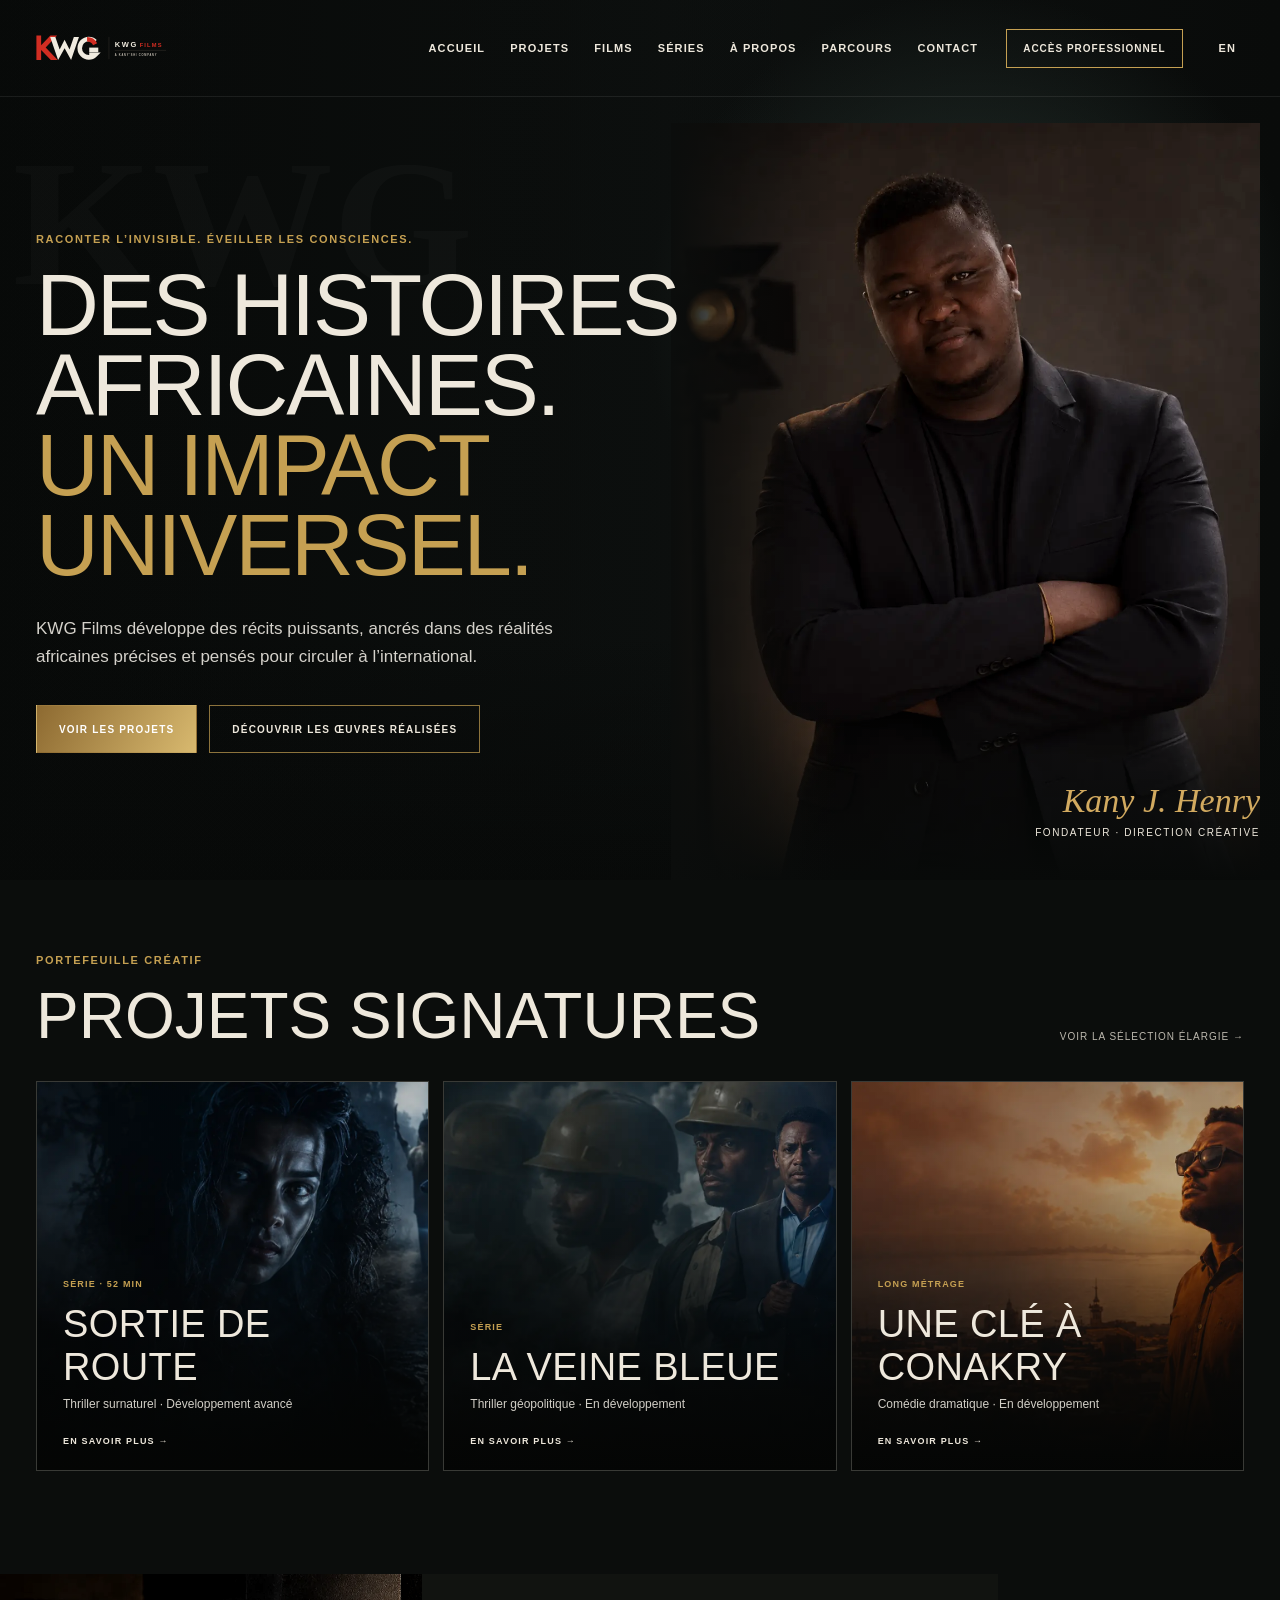
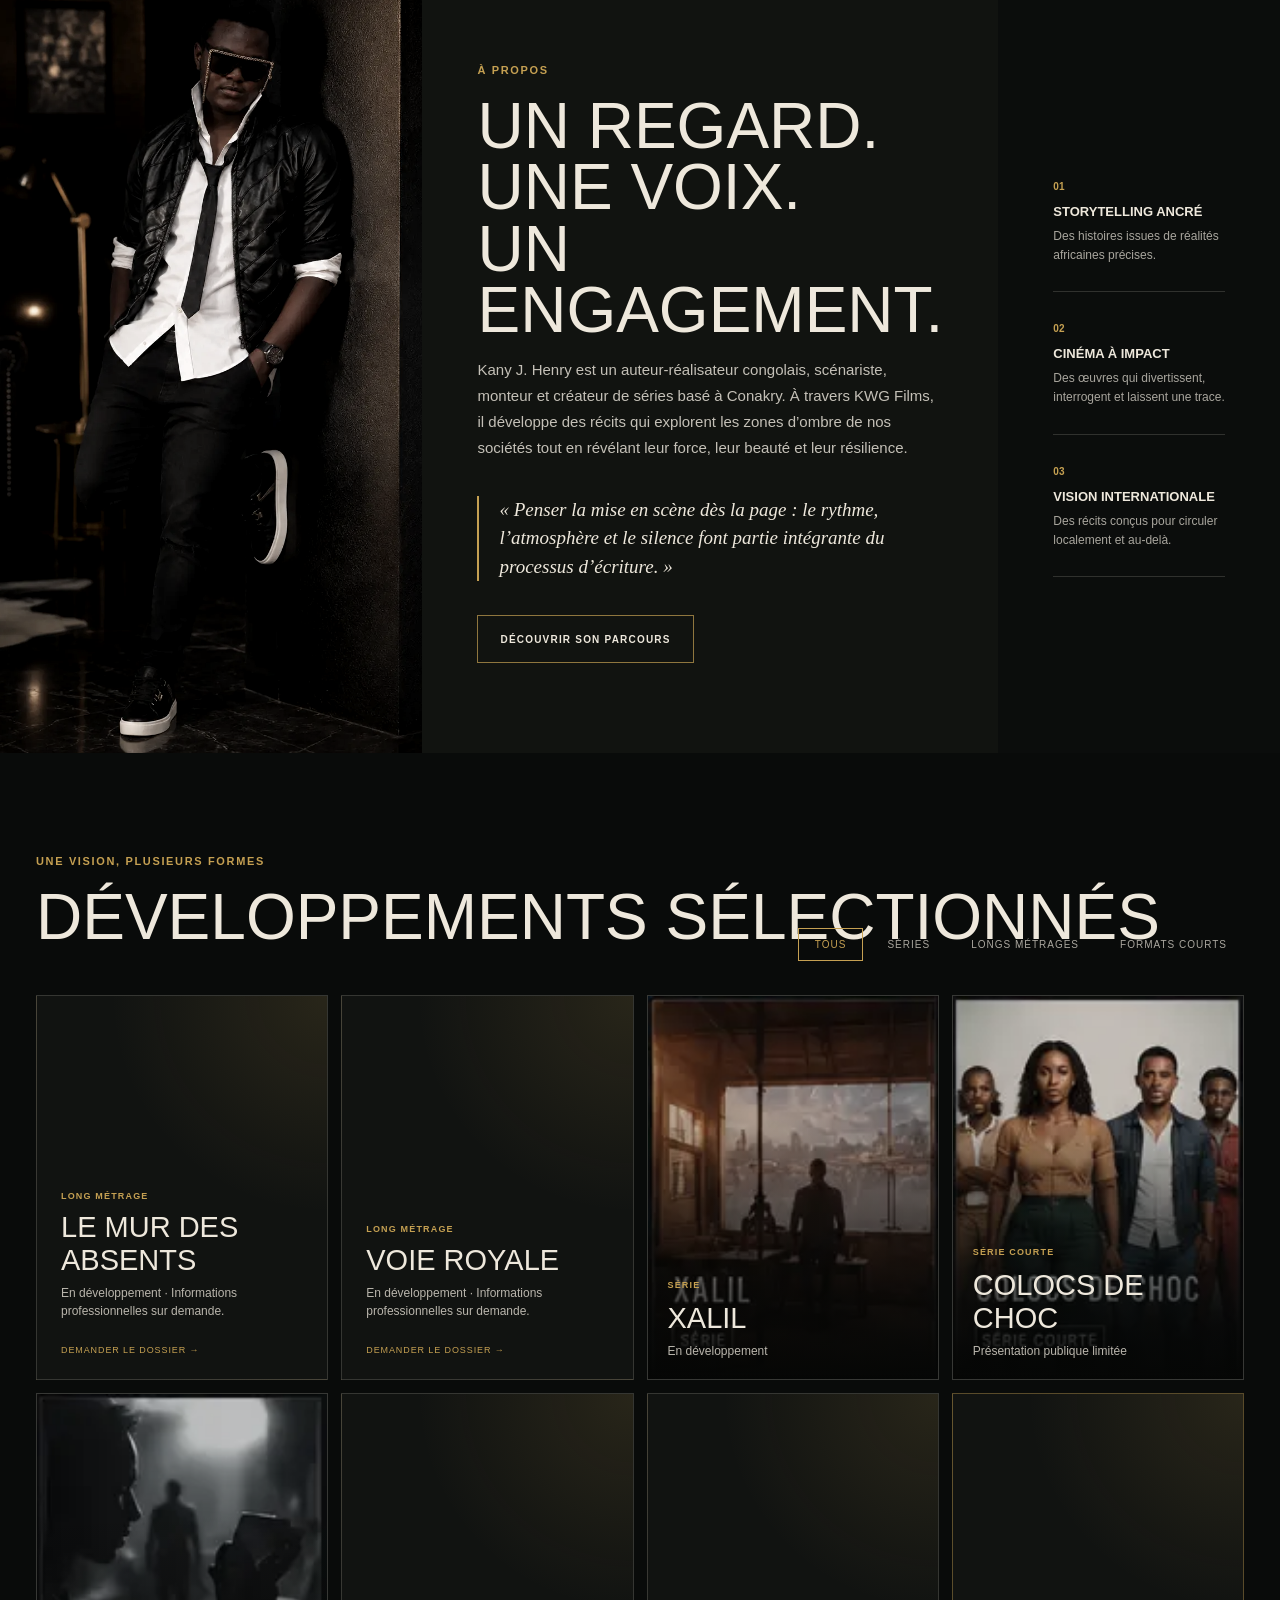
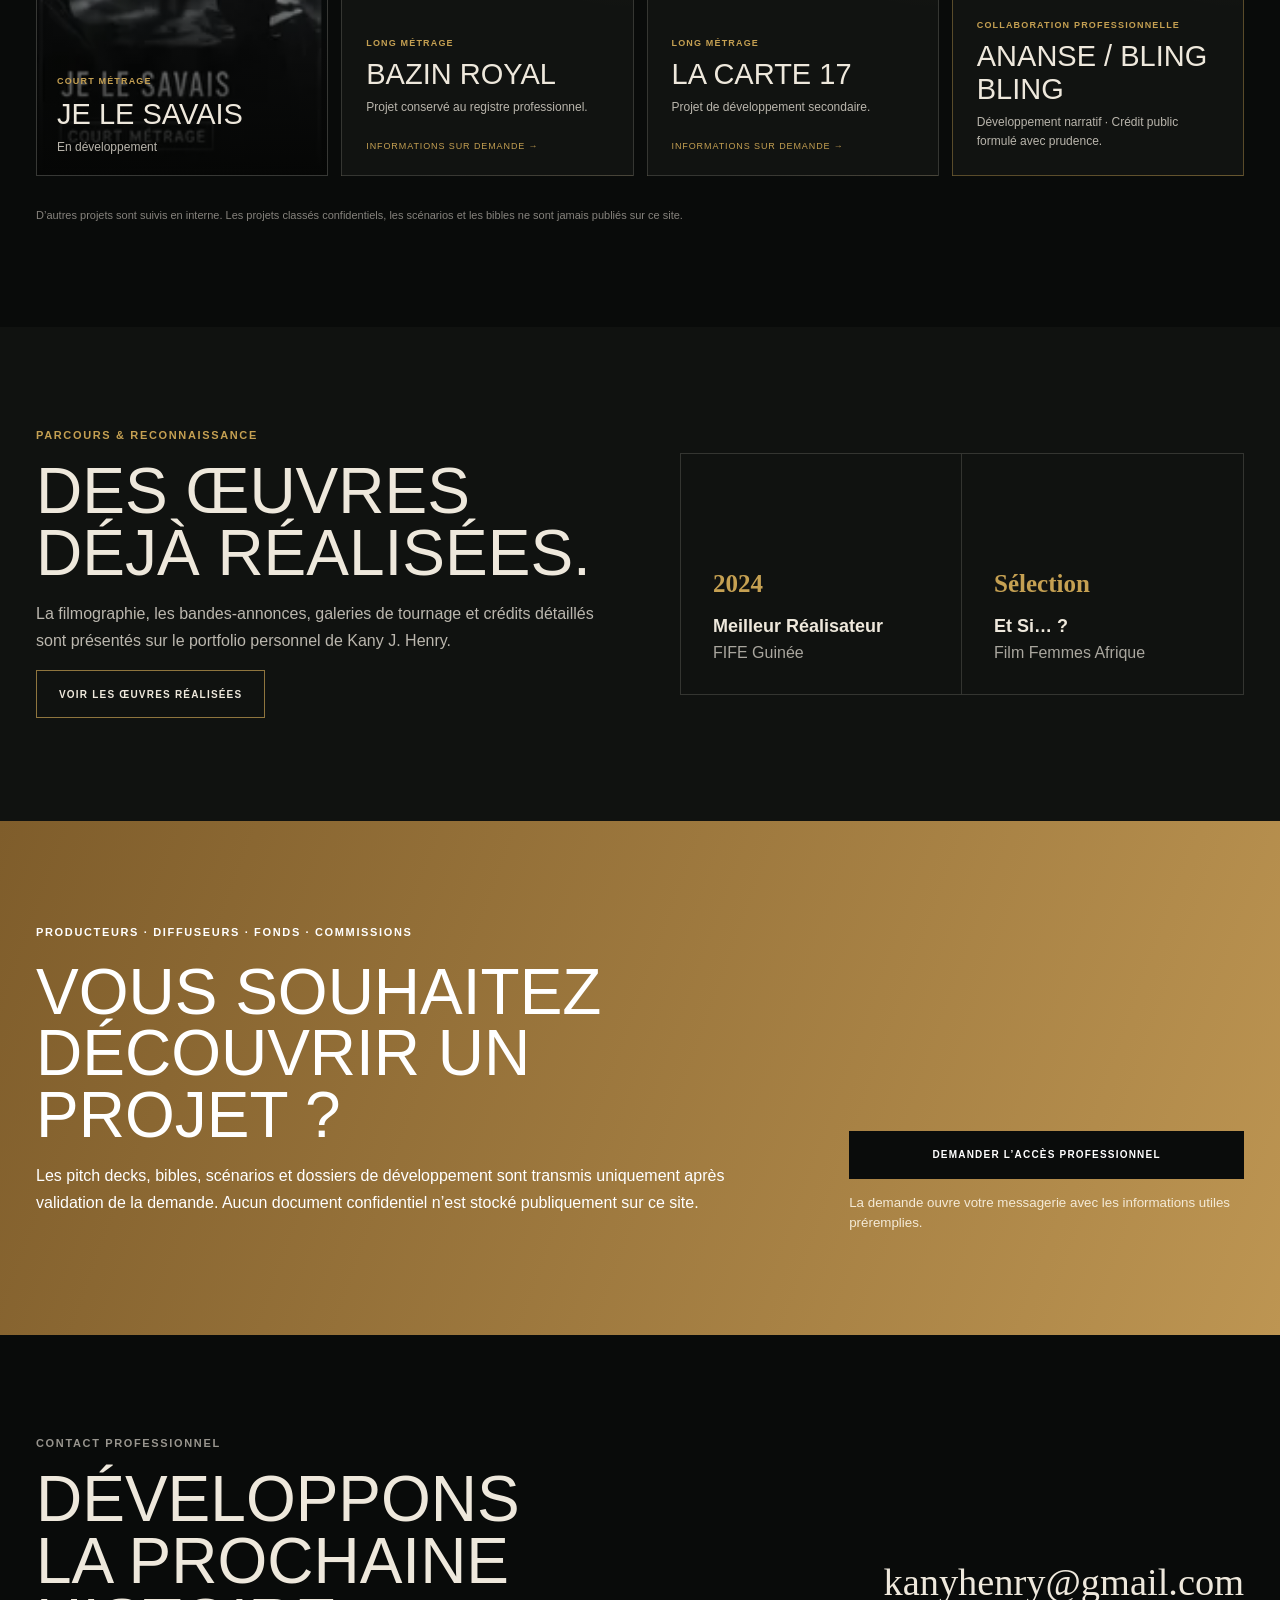
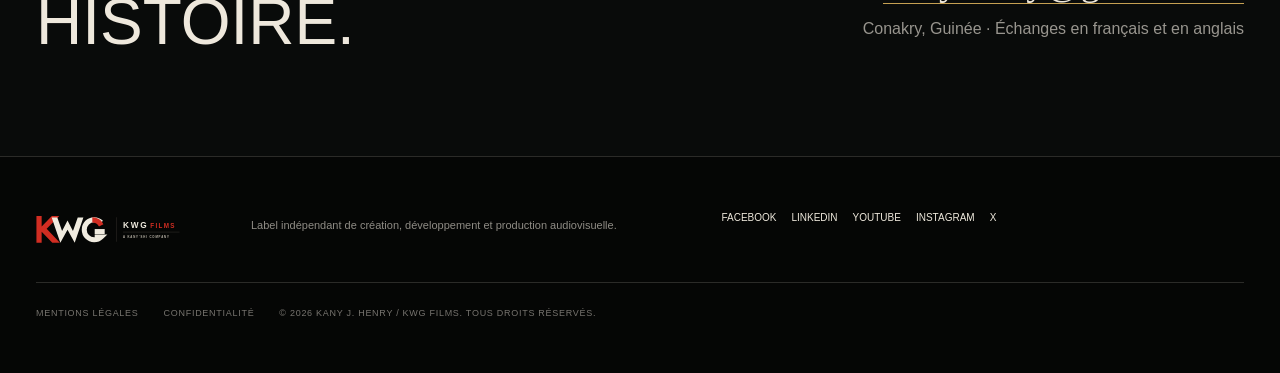
<file: index.html>
<!doctype html>
<html lang="fr">
<head>
  <meta charset="utf-8">
  <meta name="viewport" content="width=device-width,initial-scale=1">
  <title>KWG Films — Des histoires africaines. Un impact universel.</title>
  <meta name="description" content="KWG Films est un label indépendant de création, développement et production audiovisuelle fondé par Kany J. Henry à Conakry.">
  <link rel="canonical" href="https://kwgfilms.github.io/">
  <link rel="alternate" hreflang="fr" href="https://kwgfilms.github.io/">
  <link rel="alternate" hreflang="en" href="https://kwgfilms.github.io/en/">
  <link rel="alternate" hreflang="x-default" href="https://kwgfilms.github.io/">
  <meta property="og:title" content="KWG Films">
  <meta property="og:description" content="Des histoires africaines. Un impact universel.">
  <meta property="og:type" content="website"><meta property="og:url" content="https://kwgfilms.github.io/">
  <meta property="og:image" content="https://kwgfilms.github.io/public/images/kany-hero.webp"><meta property="og:locale" content="fr_FR">
  <meta name="twitter:card" content="summary_large_image">
  <link rel="icon" href="/favicon.svg" type="image/svg+xml"><link rel="stylesheet" href="/styles.css"><script defer src="/script.js"></script>
  <script type="application/ld+json">{"@context":"https://schema.org","@type":"Organization","name":"KWG Films","alternateName":"Kany World Group Films","url":"https://kwgfilms.github.io/","founder":{"@type":"Person","name":"Kany J. Henry","url":"https://kany4real.github.io/"},"email":"mailto:kanyhenry@gmail.com","description":"Label indépendant de création, développement et production audiovisuelle.","address":{"@type":"PostalAddress","addressLocality":"Conakry","addressCountry":"GN"}}</script>
</head>
<body>
<a class="skip-link" href="#main">Aller au contenu</a>
<header class="site-header"><div class="nav-shell">
  <a class="brand" href="#accueil" aria-label="KWG Films — Accueil"><img src="/kwg-logo.svg" alt="KWG Films — A Kany’shi Company"></a>
  <nav class="desktop-nav" aria-label="Navigation principale"><a href="#accueil">Accueil</a><a href="#projets">Projets</a><a href="#films">Films</a><a href="#series">Séries</a><a href="#apropos">À propos</a><a href="#parcours">Parcours</a><a href="#contact">Contact</a></nav>
  <a class="pro-button" href="#acces-pro">Accès professionnel</a><a class="language" href="/en/" lang="en">EN</a>
  <button class="nav-toggle" type="button" aria-expanded="false" aria-controls="mobile-menu" aria-label="Ouvrir le menu"><span></span><span></span></button>
</div><div class="mobile-menu" id="mobile-menu" hidden><a href="#projets">Projets</a><a href="#films">Films</a><a href="#series">Séries</a><a href="#apropos">À propos</a><a href="#parcours">Parcours</a><a href="#contact">Contact</a><a href="#acces-pro">Accès professionnel</a></div></header>

<main id="main">
  <section class="hero" id="accueil"><div class="hero-shade"></div><div class="hero-monogram" aria-hidden="true">KWG</div><div class="hero-copy">
    <p class="kicker">Raconter l’invisible. Éveiller les consciences.</p>
    <h1>Des histoires africaines.<br><em>Un impact universel.</em></h1>
    <p class="hero-intro">KWG Films développe des récits puissants, ancrés dans des réalités africaines précises et pensés pour circuler à l’international.</p>
    <div class="hero-actions"><a class="button gold" href="#projets">Voir les projets</a><a class="button outline" href="https://kany4real.github.io/works/">Découvrir les œuvres réalisées</a></div>
  </div><figure class="hero-portrait"><img src="/public/images/kany-hero.webp" width="1024" height="1536" alt="Kany J. Henry, fondateur et directeur créatif de KWG Films"><figcaption><strong>Kany J. Henry</strong><span>Fondateur · Direction créative</span></figcaption></figure></section>

  <section class="signature-projects section" id="projets"><div class="section-shell"><div class="section-title"><p class="kicker">Portefeuille créatif</p><h2>Projets signatures</h2><a href="#univers">Voir la sélection élargie →</a></div>
    <div class="signature-grid">
      <a class="signature-card" href="https://kany4real.github.io/projects/sortie-de-route/"><img src="/public/images/project-sortie.webp" alt="Univers visuel de Sortie de Route"><div class="card-overlay"><span>Série · 52 min</span><h3>Sortie de Route</h3><p>Thriller surnaturel · Développement avancé</p><b>En savoir plus →</b></div></a>
      <a class="signature-card" href="https://kany4real.github.io/projects/la-veine-bleue/"><img src="/public/images/project-veine.webp" alt="Univers visuel de La Veine Bleue"><div class="card-overlay"><span>Série</span><h3>La Veine Bleue</h3><p>Thriller géopolitique · En développement</p><b>En savoir plus →</b></div></a>
      <a class="signature-card" href="https://kany4real.github.io/projects/une-cle-a-conakry/"><img src="/public/images/project-conakry.webp" alt="Univers visuel de Une Clé à Conakry"><div class="card-overlay"><span>Long métrage</span><h3>Une Clé à Conakry</h3><p>Comédie dramatique · En développement</p><b>En savoir plus →</b></div></a>
    </div>
  </div></section>

  <section class="about section" id="apropos"><div class="about-image"><img src="/public/images/kany-about.webp" width="1024" height="1536" alt="Portrait éditorial de Kany J. Henry"></div><div class="about-copy"><p class="kicker">À propos</p><h2>Un regard.<br>Une voix.<br>Un engagement.</h2><p>Kany J. Henry est un auteur-réalisateur congolais, scénariste, monteur et créateur de séries basé à Conakry. À travers KWG Films, il développe des récits qui explorent les zones d’ombre de nos sociétés tout en révélant leur force, leur beauté et leur résilience.</p><blockquote>« Penser la mise en scène dès la page : le rythme, l’atmosphère et le silence font partie intégrante du processus d’écriture. »</blockquote><a class="button outline" href="https://kany4real.github.io/about/">Découvrir son parcours</a></div><div class="pillars"><article><b>01</b><h3>Storytelling ancré</h3><p>Des histoires issues de réalités africaines précises.</p></article><article><b>02</b><h3>Cinéma à impact</h3><p>Des œuvres qui divertissent, interrogent et laissent une trace.</p></article><article><b>03</b><h3>Vision internationale</h3><p>Des récits conçus pour circuler localement et au-delà.</p></article></div></section>

  <section class="universe section" id="univers"><div class="section-shell"><div class="section-title"><p class="kicker">Une vision, plusieurs formes</p><h2>Développements sélectionnés</h2></div>
    <div class="filters" role="group" aria-label="Filtrer les projets"><button class="active" data-filter="all">Tous</button><button data-filter="series" id="series">Séries</button><button data-filter="films" id="films">Longs métrages</button><button data-filter="short">Formats courts</button></div>
    <div class="slate-grid">
      <article class="slate-card slate-text" data-category="films"><span>Long métrage</span><h3>Le Mur des Absents</h3><p>En développement · Informations professionnelles sur demande.</p><a href="mailto:kanyhenry@gmail.com?subject=Demande%20de%20dossier%20—%20Le%20Mur%20des%20Absents">Demander le dossier →</a></article>
      <article class="slate-card slate-text" data-category="films"><span>Long métrage</span><h3>Voie Royale</h3><p>En développement · Informations professionnelles sur demande.</p><a href="mailto:kanyhenry@gmail.com?subject=Demande%20de%20dossier%20—%20Voie%20Royale">Demander le dossier →</a></article>
      <article class="slate-card slate-visual" data-category="series"><img src="/public/images/xalil.webp" alt="Univers visuel de Xalil"><div><span>Série</span><h3>Xalil</h3><p>En développement</p></div></article>
      <article class="slate-card slate-visual" data-category="series"><img src="/public/images/colocs.webp" alt="Univers visuel de Colocs de Choc"><div><span>Série courte</span><h3>Colocs de Choc</h3><p>Présentation publique limitée</p></div></article>
      <article class="slate-card slate-visual" data-category="short"><img src="/public/images/je-le-savais.webp" alt="Univers visuel de Je le savais"><div><span>Court métrage</span><h3>Je le savais</h3><p>En développement</p></div></article>
      <article class="slate-card slate-text" data-category="films"><span>Long métrage</span><h3>Bazin Royal</h3><p>Projet conservé au registre professionnel.</p><a href="mailto:kanyhenry@gmail.com?subject=Informations%20professionnelles%20—%20Bazin%20Royal">Informations sur demande →</a></article>
      <article class="slate-card slate-text" data-category="films"><span>Long métrage</span><h3>La Carte 17</h3><p>Projet de développement secondaire.</p><a href="mailto:kanyhenry@gmail.com?subject=Informations%20professionnelles%20—%20La%20Carte%2017">Informations sur demande →</a></article>
      <article class="slate-card slate-collab" data-category="series"><span>Collaboration professionnelle</span><h3>Ananse / Bling Bling</h3><p>Développement narratif · Crédit public formulé avec prudence.</p></article>
    </div><p class="confidential-note">D’autres projets sont suivis en interne. Les projets classés confidentiels, les scénarios et les bibles ne sont jamais publiés sur ce site.</p>
  </div></section>

  <section class="recognition section" id="parcours"><div class="section-shell recognition-grid"><div><p class="kicker">Parcours & reconnaissance</p><h2>Des œuvres déjà réalisées.</h2><p>La filmographie, les bandes-annonces, galeries de tournage et crédits détaillés sont présentés sur le portfolio personnel de Kany J. Henry.</p><a class="button outline" href="https://kany4real.github.io/works/">Voir les œuvres réalisées</a></div><div class="milestones"><article><strong>2024</strong><h3>Meilleur Réalisateur</h3><p>FIFE Guinée</p></article><article><strong>Sélection</strong><h3>Et Si… ?</h3><p>Film Femmes Afrique</p></article></div></div></section>

  <section class="pro-access section" id="acces-pro"><div class="section-shell pro-grid"><div><p class="kicker">Producteurs · Diffuseurs · Fonds · Commissions</p><h2>Vous souhaitez découvrir un projet ?</h2><p>Les pitch decks, bibles, scénarios et dossiers de développement sont transmis uniquement après validation de la demande. Aucun document confidentiel n’est stocké publiquement sur ce site.</p></div><div><a class="button dark" href="mailto:kanyhenry@gmail.com?subject=Demande%20d’accès%20professionnel%20—%20KWG%20Films&body=Nom%20:%0ASociété%20:%0AFonction%20:%0AProjet%20concerné%20:%0ADocument%20demandé%20:%0AMotif%20de%20la%20demande%20:%0A">Demander l’accès professionnel</a><small>La demande ouvre votre messagerie avec les informations utiles préremplies.</small></div></div></section>

  <section class="contact section" id="contact"><div class="section-shell contact-grid"><div><p class="kicker">Contact professionnel</p><h2>Développons la prochaine histoire.</h2></div><div><a class="contact-email" href="mailto:kanyhenry@gmail.com">kanyhenry@gmail.com</a><p>Conakry, Guinée · Échanges en français et en anglais</p></div></div></section>
</main>
<footer><div class="section-shell footer-grid"><a class="footer-logo" href="#accueil"><img src="/kwg-logo.svg" alt="KWG Films"></a><p>Label indépendant de création, développement et production audiovisuelle.</p><div class="socials"><a href="https://www.facebook.com/kany4real/">Facebook</a><a href="https://www.linkedin.com/in/kanyjhenry/">LinkedIn</a><a href="https://www.youtube.com/@kany4real">YouTube</a><a href="https://www.instagram.com/kany4real/">Instagram</a><a href="https://x.com/kany4real">X</a></div><div class="legal-links"><a href="/legal/">Mentions légales</a><a href="/legal/#confidentialite">Confidentialité</a><span>© <span id="year">2026</span> Kany J. Henry / KWG Films. Tous droits réservés.</span></div></div></footer>
</body></html>
</file>
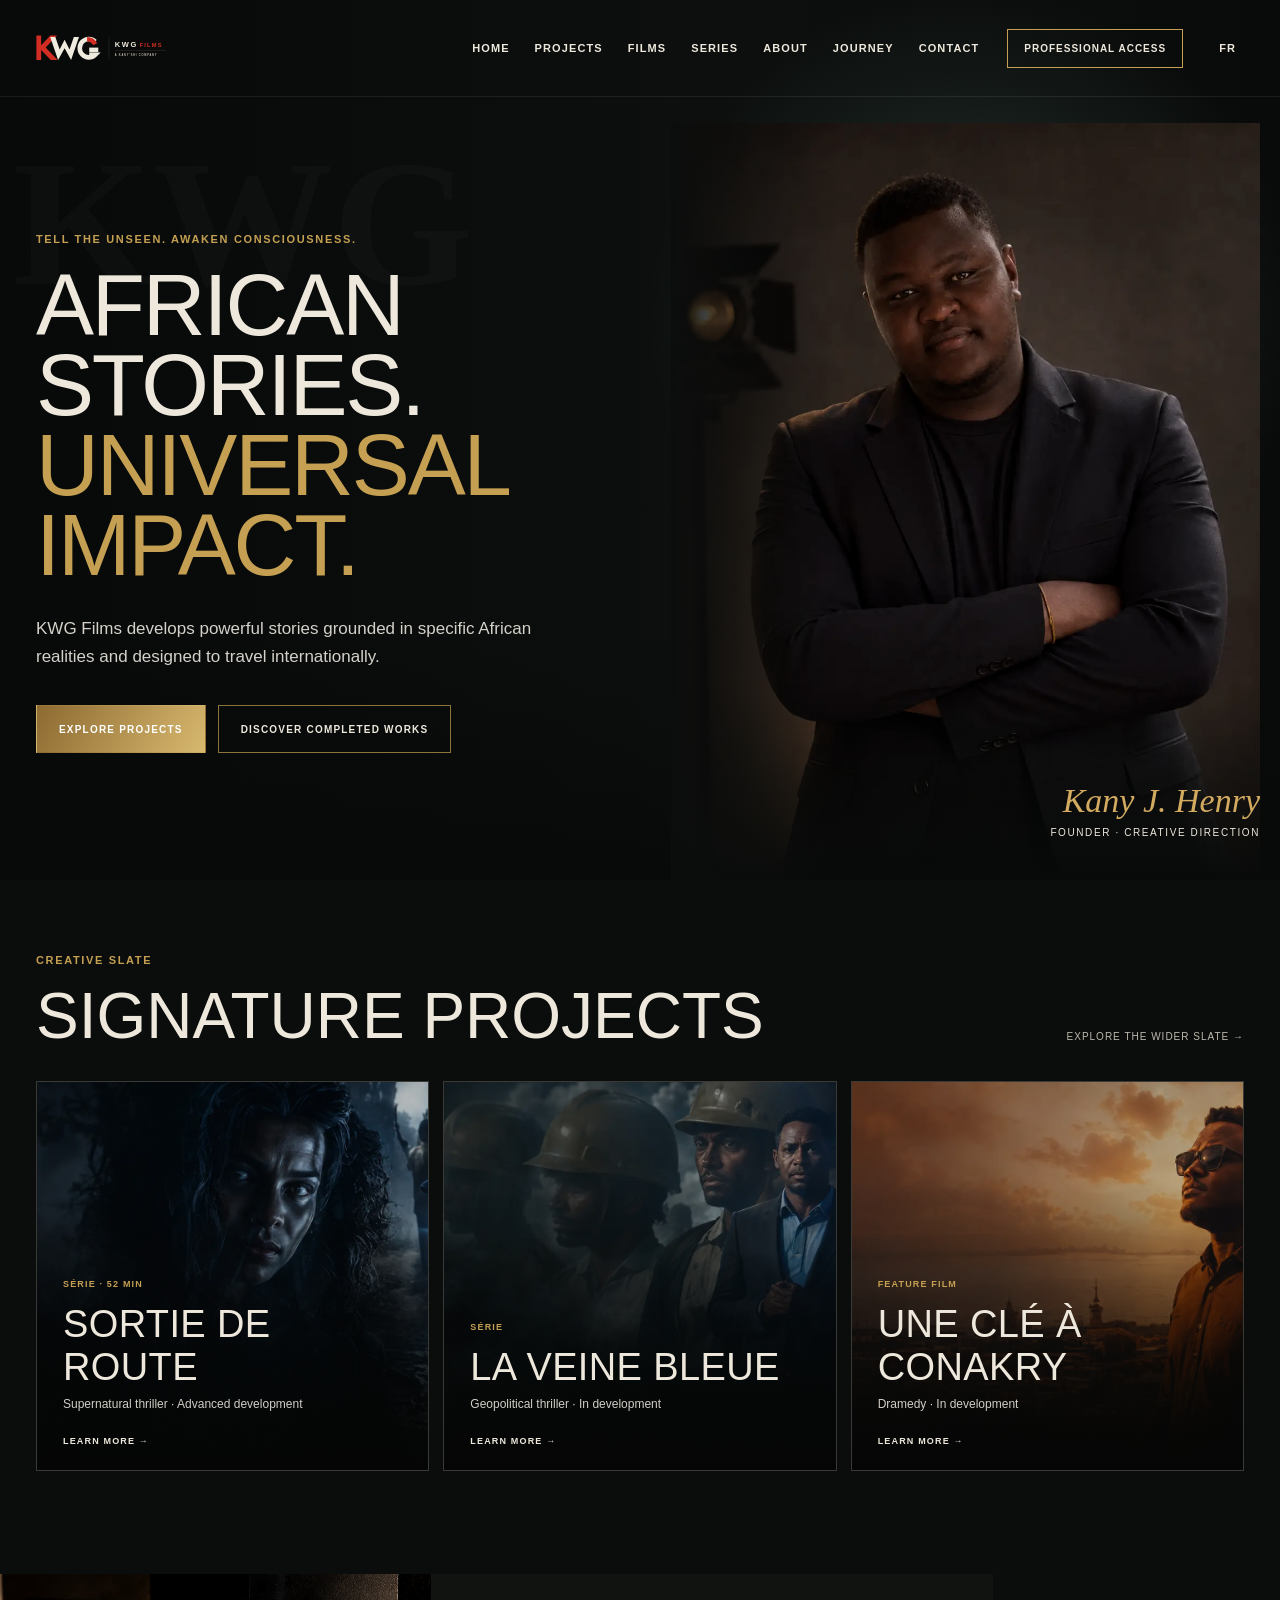
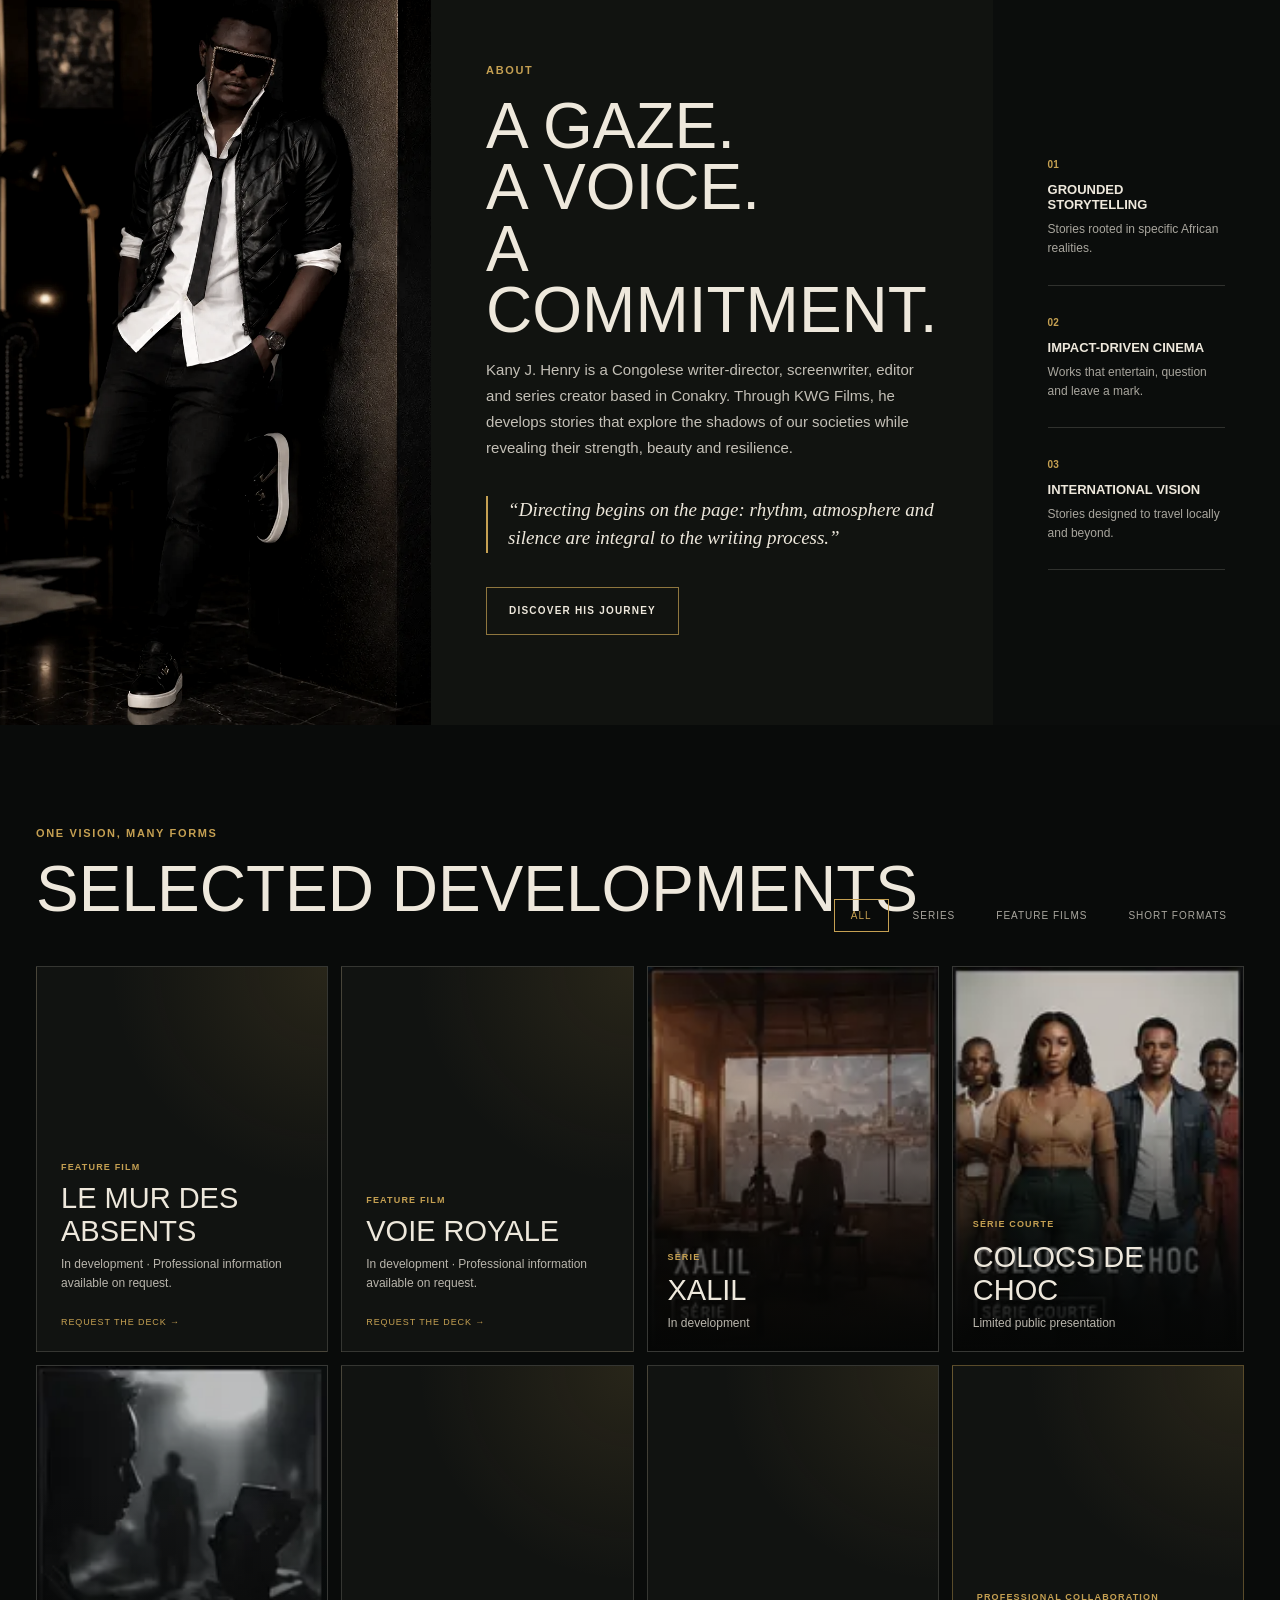
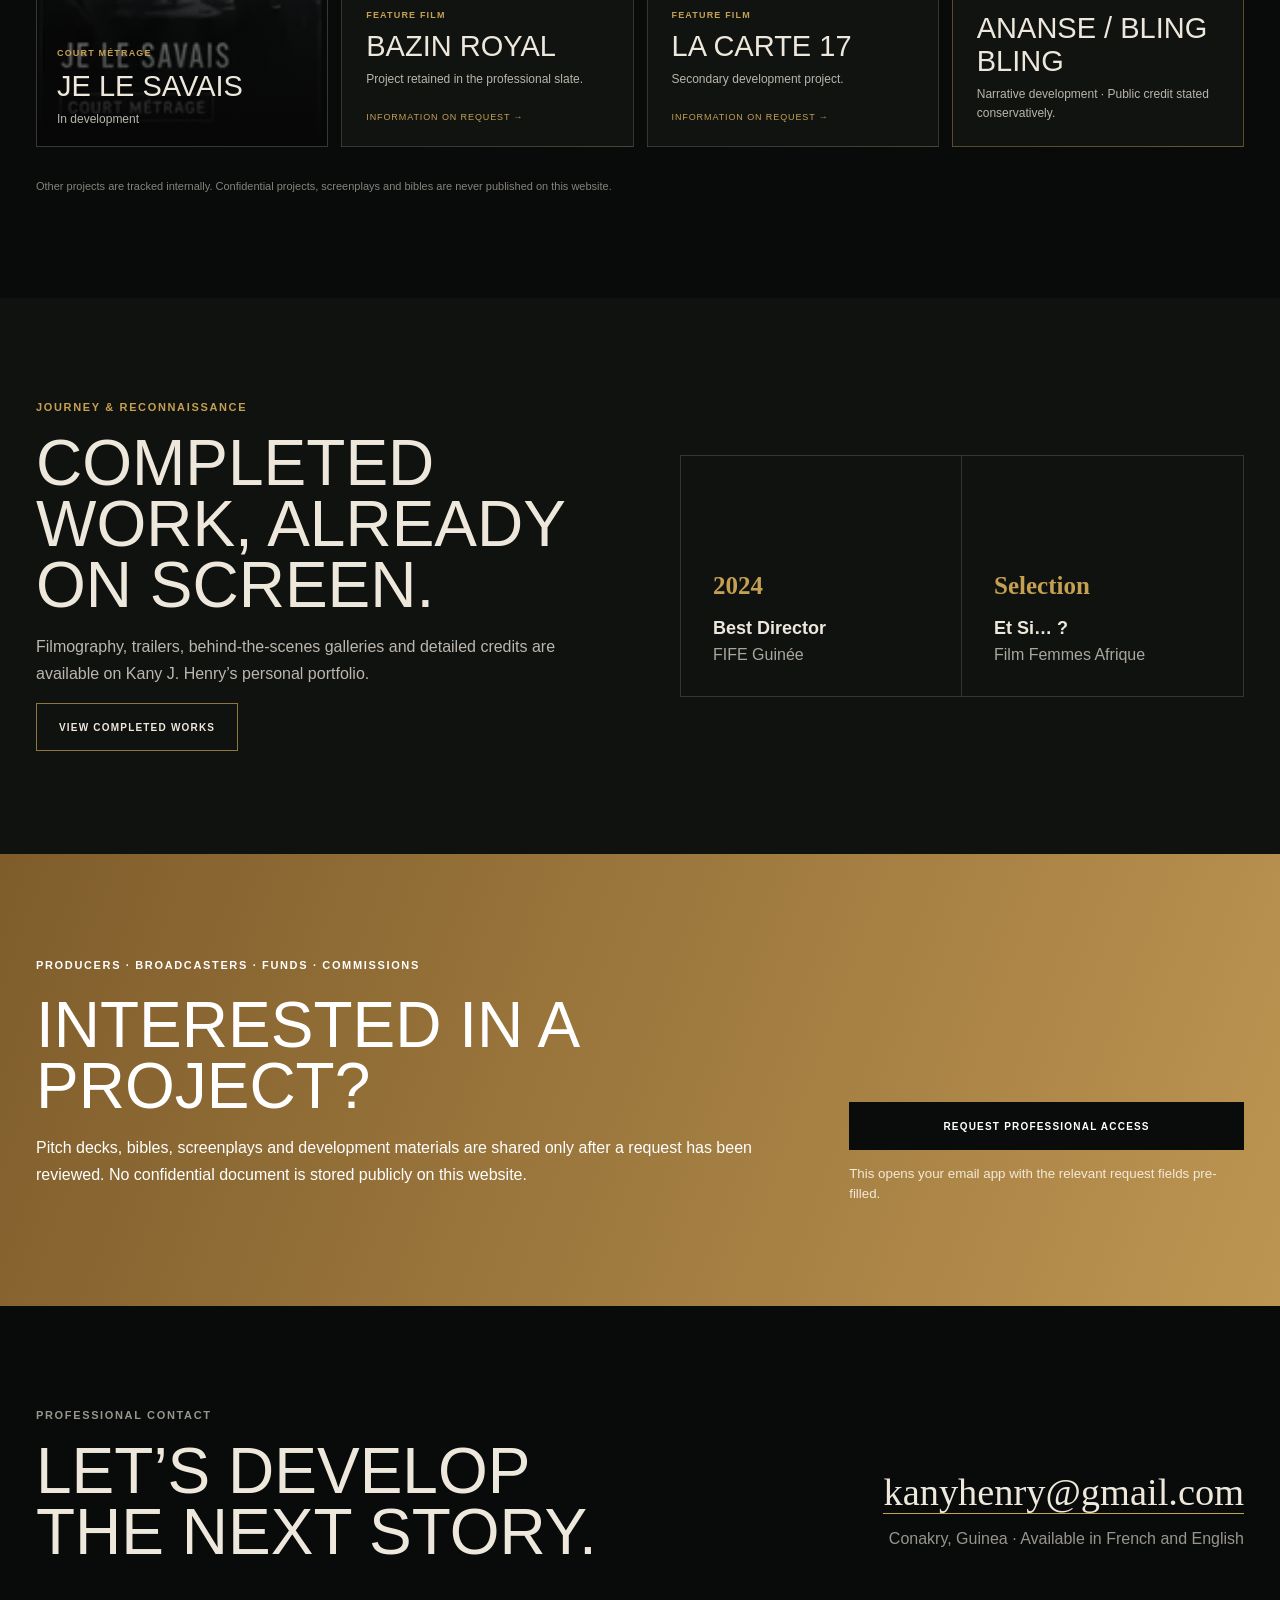
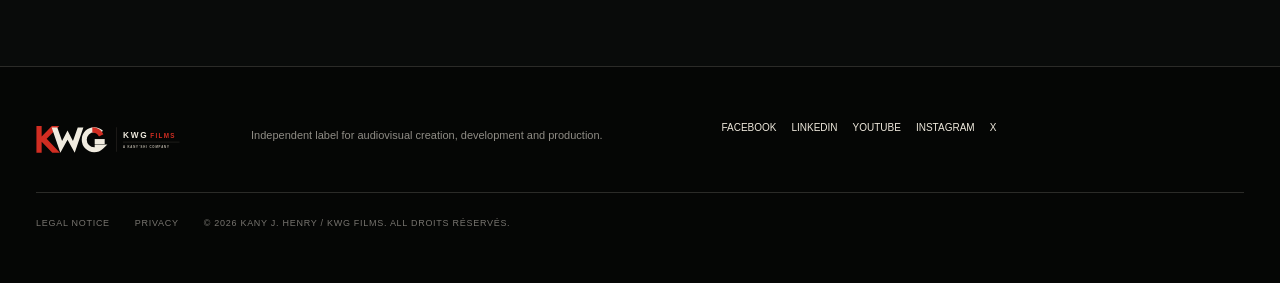
<file: en/index.html>
<!doctype html>
<html lang="en">
<head>
  <meta charset="utf-8">
  <meta name="viewport" content="width=device-width,initial-scale=1">
  <title>KWG Films — African stories. Universal impact.</title>
  <meta name="description" content="KWG Films is an independent audiovisual creation, development and production label founded by Kany J. Henry in Conakry.">
  <link rel="canonical" href="https://kwgfilms.github.io/en/">
  <link rel="alternate" hreflang="fr" href="https://kwgfilms.github.io/">
  <link rel="alternate" hreflang="en" href="https://kwgfilms.github.io/en/">
  <link rel="alternate" hreflang="x-default" href="https://kwgfilms.github.io/">
  <meta property="og:title" content="KWG Films">
  <meta property="og:description" content="African stories. Universal impact.">
  <meta property="og:type" content="website"><meta property="og:url" content="https://kwgfilms.github.io/en/">
  <meta property="og:image" content="https://kwgfilms.github.io/public/images/kany-hero.webp"><meta property="og:locale" content="en_US">
  <meta name="twitter:card" content="summary_large_image">
  <link rel="icon" href="/favicon.svg" type="image/svg+xml"><link rel="stylesheet" href="/styles.css"><script defer src="/script.js"></script>
  <script type="application/ld+json">{"@context":"https://schema.org","@type":"Organization","name":"KWG Films","alternateName":"Kany World Group Films","url":"https://kwgfilms.github.io/en/","founder":{"@type":"Person","name":"Kany J. Henry","url":"https://kany4real.github.io/"},"email":"mailto:kanyhenry@gmail.com","description":"Independent label for audiovisual creation, development and production.","address":{"@type":"PostalAddress","addressLocality":"Conakry","addressCountry":"GN"}}</script>
</head>
<body>
<a class="skip-link" href="#main">Skip to content</a>
<header class="site-header"><div class="nav-shell">
  <a class="brand" href="#accueil" aria-label="KWG Films — Home"><img src="/kwg-logo.svg" alt="KWG Films — A Kany’shi Company"></a>
  <nav class="desktop-nav" aria-label="Main navigation"><a href="#accueil">Home</a><a href="#projets">Projects</a><a href="#films">Films</a><a href="#series">Series</a><a href="#apropos">About</a><a href="#parcours">Journey</a><a href="#contact">Contact</a></nav>
  <a class="pro-button" href="#acces-pro">Professional access</a><a class="language" href="/" lang="fr">FR</a>
  <button class="nav-toggle" type="button" aria-expanded="false" aria-controls="mobile-menu" aria-label="Open menu"><span></span><span></span></button>
</div><div class="mobile-menu" id="mobile-menu" hidden><a href="#projets">Projects</a><a href="#films">Films</a><a href="#series">Series</a><a href="#apropos">About</a><a href="#parcours">Journey</a><a href="#contact">Contact</a><a href="#acces-pro">Professional access</a></div></header>

<main id="main">
  <section class="hero" id="accueil"><div class="hero-shade"></div><div class="hero-monogram" aria-hidden="true">KWG</div><div class="hero-copy">
    <p class="kicker">Tell the unseen. Awaken consciousness.</p>
    <h1>African stories.<br><em>Universal impact.</em></h1>
    <p class="hero-intro">KWG Films develops powerful stories grounded in specific African realities and designed to travel internationally.</p>
    <div class="hero-actions"><a class="button gold" href="#projets">Explore projects</a><a class="button outline" href="https://kany4real.github.io/en/works/">Discover completed works</a></div>
  </div><figure class="hero-portrait"><img src="/public/images/kany-hero.webp" width="1024" height="1536" alt="Kany J. Henry, fondateur et directeur créatif de KWG Films"><figcaption><strong>Kany J. Henry</strong><span>Founder · Creative direction</span></figcaption></figure></section>

  <section class="signature-projects section" id="projets"><div class="section-shell"><div class="section-title"><p class="kicker">Creative slate</p><h2>Signature projects</h2><a href="#univers">Explore the wider slate →</a></div>
    <div class="signature-grid">
      <a class="signature-card" href="https://kany4real.github.io/en/projects/sortie-de-route/"><img src="/public/images/project-sortie.webp" alt="Univers visuel de Sortie de Route"><div class="card-overlay"><span>Série · 52 min</span><h3>Sortie de Route</h3><p>Supernatural thriller · Advanced development</p><b>Learn more →</b></div></a>
      <a class="signature-card" href="https://kany4real.github.io/en/projects/la-veine-bleue/"><img src="/public/images/project-veine.webp" alt="Univers visuel de La Veine Bleue"><div class="card-overlay"><span>Série</span><h3>La Veine Bleue</h3><p>Geopolitical thriller · In development</p><b>Learn more →</b></div></a>
      <a class="signature-card" href="https://kany4real.github.io/en/projects/une-cle-a-conakry/"><img src="/public/images/project-conakry.webp" alt="Univers visuel de Une Clé à Conakry"><div class="card-overlay"><span>Feature film</span><h3>Une Clé à Conakry</h3><p>Dramedy · In development</p><b>Learn more →</b></div></a>
    </div>
  </div></section>

  <section class="about section" id="apropos"><div class="about-image"><img src="/public/images/kany-about.webp" width="1024" height="1536" alt="Portrait éditorial de Kany J. Henry"></div><div class="about-copy"><p class="kicker">About</p><h2>A gaze.<br>A voice.<br>A commitment.</h2><p>Kany J. Henry is a Congolese writer-director, screenwriter, editor and series creator based in Conakry. Through KWG Films, he develops stories that explore the shadows of our societies while revealing their strength, beauty and resilience.</p><blockquote>“Directing begins on the page: rhythm, atmosphere and silence are integral to the writing process.”</blockquote><a class="button outline" href="https://kany4real.github.io/en/about/">Discover his journey</a></div><div class="pillars"><article><b>01</b><h3>Grounded storytelling</h3><p>Stories rooted in specific African realities.</p></article><article><b>02</b><h3>Impact-driven cinema</h3><p>Works that entertain, question and leave a mark.</p></article><article><b>03</b><h3>International vision</h3><p>Stories designed to travel locally and beyond.</p></article></div></section>

  <section class="universe section" id="univers"><div class="section-shell"><div class="section-title"><p class="kicker">One vision, many forms</p><h2>Selected developments</h2></div>
    <div class="filters" role="group" aria-label="Filter projects"><button class="active" data-filter="all">All</button><button data-filter="series" id="series">Series</button><button data-filter="films" id="films">Feature films</button><button data-filter="short">Short formats</button></div>
    <div class="slate-grid">
      <article class="slate-card slate-text" data-category="films"><span>Feature film</span><h3>Le Mur des Absents</h3><p>In development · Professional information available on request.</p><a href="mailto:kanyhenry@gmail.com?subject=Demande%20de%20dossier%20—%20Le%20Mur%20des%20Absents">Request the deck →</a></article>
      <article class="slate-card slate-text" data-category="films"><span>Feature film</span><h3>Voie Royale</h3><p>In development · Professional information available on request.</p><a href="mailto:kanyhenry@gmail.com?subject=Demande%20de%20dossier%20—%20Voie%20Royale">Request the deck →</a></article>
      <article class="slate-card slate-visual" data-category="series"><img src="/public/images/xalil.webp" alt="Univers visuel de Xalil"><div><span>Série</span><h3>Xalil</h3><p>In development</p></div></article>
      <article class="slate-card slate-visual" data-category="series"><img src="/public/images/colocs.webp" alt="Univers visuel de Colocs de Choc"><div><span>Série courte</span><h3>Colocs de Choc</h3><p>Limited public presentation</p></div></article>
      <article class="slate-card slate-visual" data-category="short"><img src="/public/images/je-le-savais.webp" alt="Univers visuel de Je le savais"><div><span>Court métrage</span><h3>Je le savais</h3><p>In development</p></div></article>
      <article class="slate-card slate-text" data-category="films"><span>Feature film</span><h3>Bazin Royal</h3><p>Project retained in the professional slate.</p><a href="mailto:kanyhenry@gmail.com?subject=Informations%20professionnelles%20—%20Bazin%20Royal">Information on request →</a></article>
      <article class="slate-card slate-text" data-category="films"><span>Feature film</span><h3>La Carte 17</h3><p>Secondary development project.</p><a href="mailto:kanyhenry@gmail.com?subject=Informations%20professionnelles%20—%20La%20Carte%2017">Information on request →</a></article>
      <article class="slate-card slate-collab" data-category="series"><span>Professional collaboration</span><h3>Ananse / Bling Bling</h3><p>Narrative development · Public credit stated conservatively.</p></article>
    </div><p class="confidential-note">Other projects are tracked internally. Confidential projects, screenplays and bibles are never published on this website.</p>
  </div></section>

  <section class="recognition section" id="parcours"><div class="section-shell recognition-grid"><div><p class="kicker">Journey & reconnaissance</p><h2>Completed work, already on screen.</h2><p>Filmography, trailers, behind-the-scenes galleries and detailed credits are available on Kany J. Henry’s personal portfolio.</p><a class="button outline" href="https://kany4real.github.io/en/works/">View completed works</a></div><div class="milestones"><article><strong>2024</strong><h3>Best Director</h3><p>FIFE Guinée</p></article><article><strong>Selection</strong><h3>Et Si… ?</h3><p>Film Femmes Afrique</p></article></div></div></section>

  <section class="pro-access section" id="acces-pro"><div class="section-shell pro-grid"><div><p class="kicker">Producers · Broadcasters · Funds · Commissions</p><h2>Interested in a project?</h2><p>Pitch decks, bibles, screenplays and development materials are shared only after a request has been reviewed. No confidential document is stored publicly on this website.</p></div><div><a class="button dark" href="mailto:kanyhenry@gmail.com?subject=Demande%20d’accès%20professionnel%20—%20KWG%20Films&body=Nom%20:%0ASociété%20:%0AFonction%20:%0AProjet%20concerné%20:%0ADocument%20demandé%20:%0AMotif%20de%20la%20demande%20:%0A">Request professional access</a><small>This opens your email app with the relevant request fields pre-filled.</small></div></div></section>

  <section class="contact section" id="contact"><div class="section-shell contact-grid"><div><p class="kicker">Professional contact</p><h2>Let’s develop the next story.</h2></div><div><a class="contact-email" href="mailto:kanyhenry@gmail.com">kanyhenry@gmail.com</a><p>Conakry, Guinea · Available in French and English</p></div></div></section>
</main>
<footer><div class="section-shell footer-grid"><a class="footer-logo" href="#accueil"><img src="/kwg-logo.svg" alt="KWG Films"></a><p>Independent label for audiovisual creation, development and production.</p><div class="socials"><a href="https://www.facebook.com/kany4real/">Facebook</a><a href="https://www.linkedin.com/in/kanyjhenry/">LinkedIn</a><a href="https://www.youtube.com/@kany4real">YouTube</a><a href="https://www.instagram.com/kany4real/">Instagram</a><a href="https://x.com/kany4real">X</a></div><div class="legal-links"><a href="/en/legal/">Legal notice</a><a href="/en/legal/#confidentialite">Privacy</a><span>© <span id="year">2026</span> Kany J. Henry / KWG Films. All droits réservés.</span></div></div></footer>
</body></html>
</file>
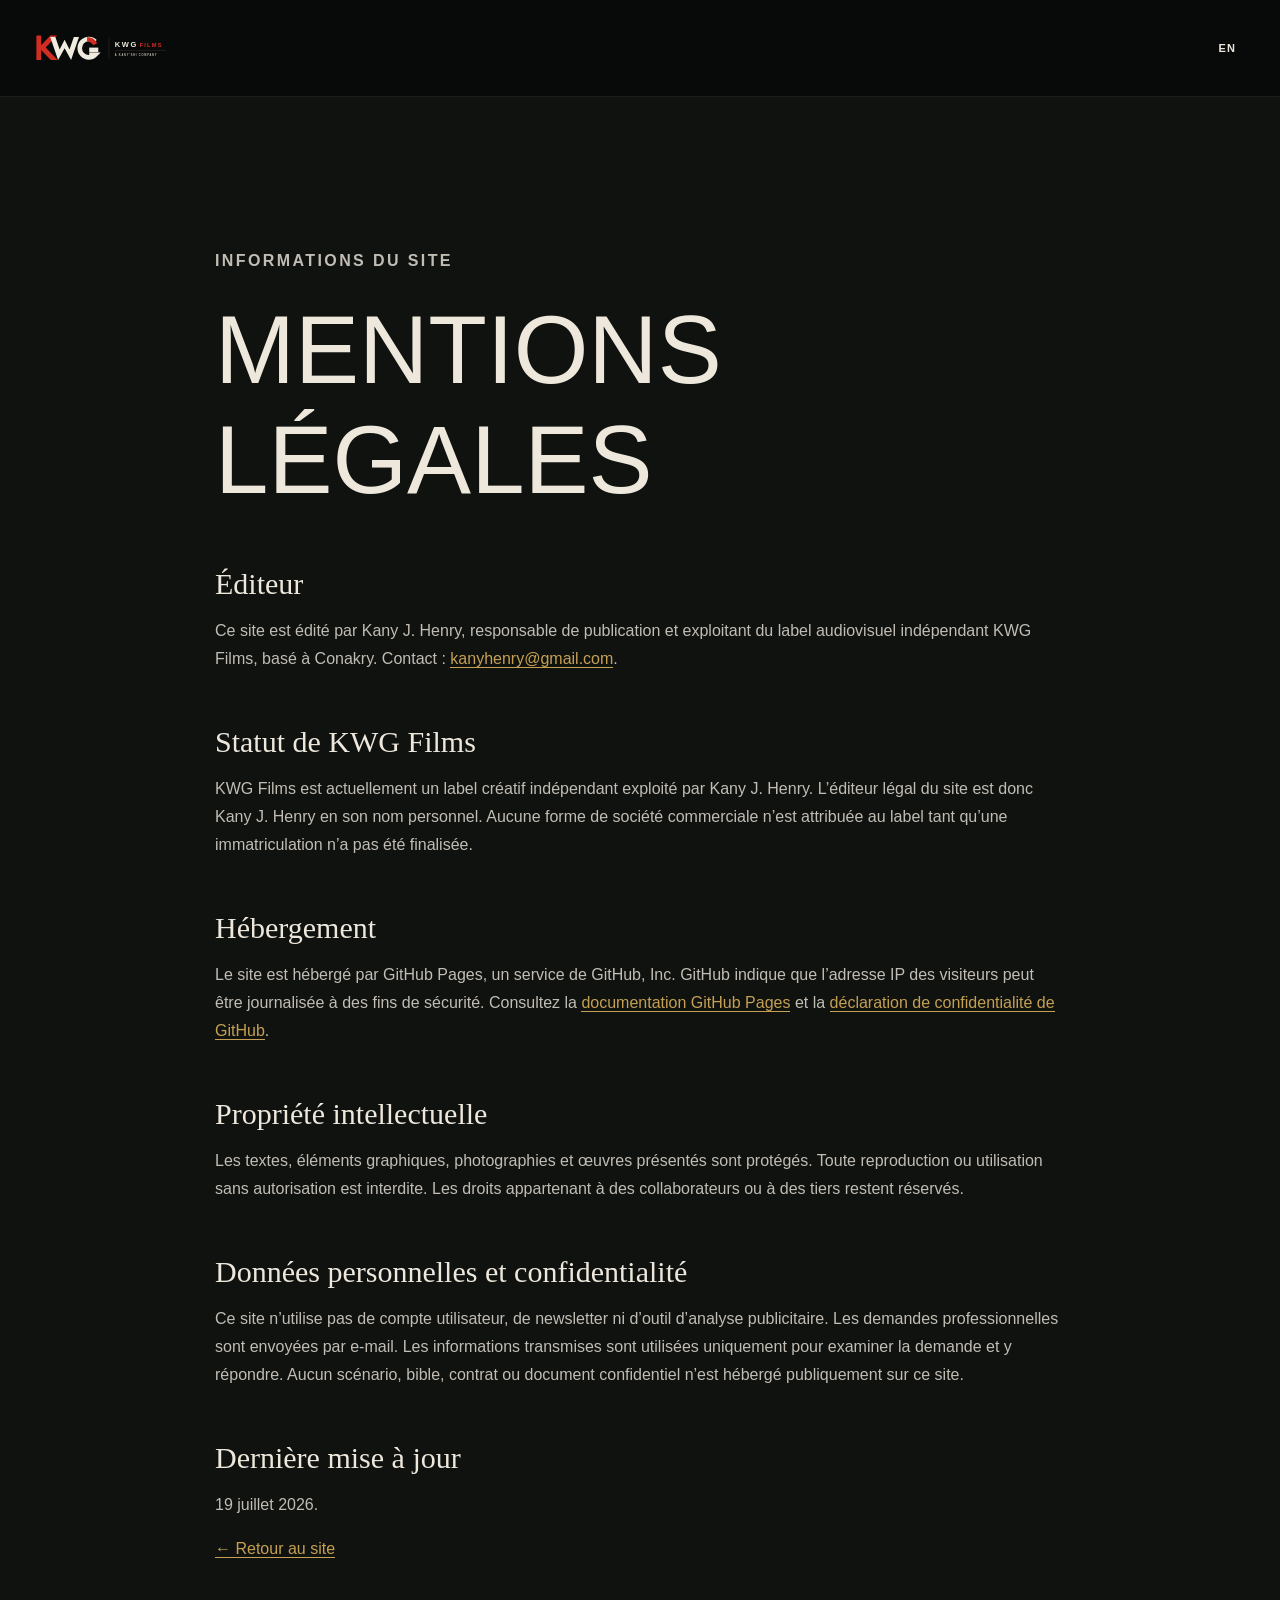
<file: legal/index.html>
<!doctype html>
<html lang="fr">
<head>
  <meta charset="utf-8"><meta name="viewport" content="width=device-width,initial-scale=1">
  <title>Mentions légales — KWG Films</title><meta name="description" content="Mentions légales, statut et confidentialité du site KWG Films.">
  <link rel="canonical" href="https://kwgfilms.github.io/legal/"><link rel="alternate" hreflang="fr" href="https://kwgfilms.github.io/legal/"><link rel="alternate" hreflang="en" href="https://kwgfilms.github.io/en/legal/">
  <link rel="icon" href="/favicon.svg" type="image/svg+xml"><link rel="stylesheet" href="/styles.css">
</head>
<body>
  <header class="site-header simple-header"><div class="nav-shell"><a class="brand" href="/"><img src="/kwg-logo.svg" alt="KWG Films — A Kany’shi Company"></a><a class="language" href="/en/legal/">EN</a></div></header>
  <main class="legal-page"><div class="legal-shell">
    <p class="kicker">Informations du site</p><h1>Mentions légales</h1>
    <h2>Éditeur</h2><p>Ce site est édité par Kany J. Henry, responsable de publication et exploitant du label audiovisuel indépendant KWG Films, basé à Conakry. Contact : <a href="mailto:kanyhenry@gmail.com">kanyhenry@gmail.com</a>.</p>
    <h2>Statut de KWG Films</h2><p>KWG Films est actuellement un label créatif indépendant exploité par Kany J. Henry. L’éditeur légal du site est donc Kany J. Henry en son nom personnel. Aucune forme de société commerciale n’est attribuée au label tant qu’une immatriculation n’a pas été finalisée.</p>
    <h2>Hébergement</h2><p>Le site est hébergé par GitHub Pages, un service de GitHub, Inc. GitHub indique que l’adresse IP des visiteurs peut être journalisée à des fins de sécurité. Consultez la <a href="https://docs.github.com/fr/pages/getting-started-with-github-pages/what-is-github-pages">documentation GitHub Pages</a> et la <a href="https://docs.github.com/fr/site-policy/privacy-policies/github-general-privacy-statement">déclaration de confidentialité de GitHub</a>.</p>
    <h2>Propriété intellectuelle</h2><p>Les textes, éléments graphiques, photographies et œuvres présentés sont protégés. Toute reproduction ou utilisation sans autorisation est interdite. Les droits appartenant à des collaborateurs ou à des tiers restent réservés.</p>
    <h2 id="confidentialite">Données personnelles et confidentialité</h2><p>Ce site n’utilise pas de compte utilisateur, de newsletter ni d’outil d’analyse publicitaire. Les demandes professionnelles sont envoyées par e-mail. Les informations transmises sont utilisées uniquement pour examiner la demande et y répondre. Aucun scénario, bible, contrat ou document confidentiel n’est hébergé publiquement sur ce site.</p>
    <h2>Dernière mise à jour</h2><p>19 juillet 2026.</p><p><a href="/">← Retour au site</a></p>
  </div></main>
</body></html>
</file>
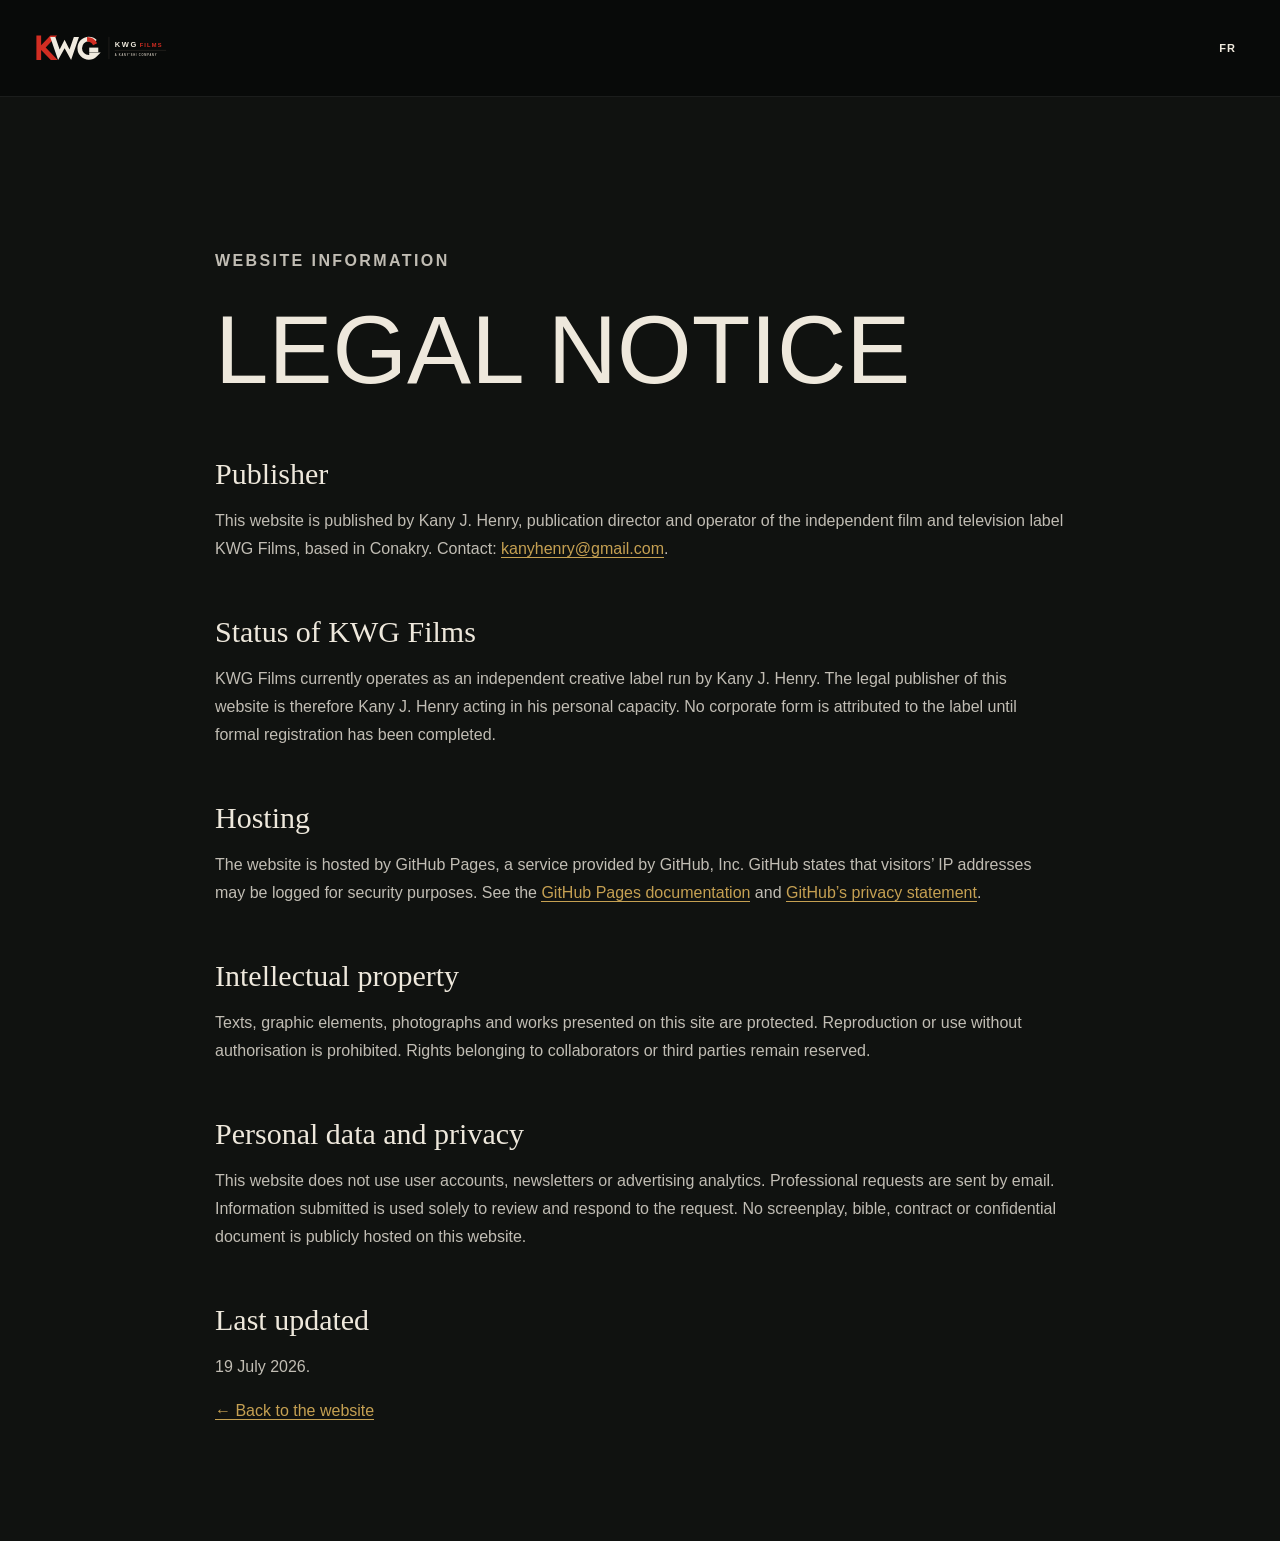
<file: en/legal/index.html>
<!doctype html>
<html lang="en">
<head>
  <meta charset="utf-8"><meta name="viewport" content="width=device-width,initial-scale=1">
  <title>Legal notice — KWG Films</title><meta name="description" content="Legal notice, status and privacy information for KWG Films.">
  <link rel="canonical" href="https://kwgfilms.github.io/en/legal/"><link rel="alternate" hreflang="fr" href="https://kwgfilms.github.io/legal/"><link rel="alternate" hreflang="en" href="https://kwgfilms.github.io/en/legal/">
  <link rel="icon" href="/favicon.svg" type="image/svg+xml"><link rel="stylesheet" href="/styles.css">
</head>
<body>
  <header class="site-header simple-header"><div class="nav-shell"><a class="brand" href="/en/"><img src="/kwg-logo.svg" alt="KWG Films — A Kany’shi Company"></a><a class="language" href="/legal/">FR</a></div></header>
  <main class="legal-page"><div class="legal-shell">
    <p class="kicker">Website information</p><h1>Legal notice</h1>
    <h2>Publisher</h2><p>This website is published by Kany J. Henry, publication director and operator of the independent film and television label KWG Films, based in Conakry. Contact: <a href="mailto:kanyhenry@gmail.com">kanyhenry@gmail.com</a>.</p>
    <h2>Status of KWG Films</h2><p>KWG Films currently operates as an independent creative label run by Kany J. Henry. The legal publisher of this website is therefore Kany J. Henry acting in his personal capacity. No corporate form is attributed to the label until formal registration has been completed.</p>
    <h2>Hosting</h2><p>The website is hosted by GitHub Pages, a service provided by GitHub, Inc. GitHub states that visitors’ IP addresses may be logged for security purposes. See the <a href="https://docs.github.com/en/pages/getting-started-with-github-pages/what-is-github-pages">GitHub Pages documentation</a> and <a href="https://docs.github.com/en/site-policy/privacy-policies/github-general-privacy-statement">GitHub’s privacy statement</a>.</p>
    <h2>Intellectual property</h2><p>Texts, graphic elements, photographs and works presented on this site are protected. Reproduction or use without authorisation is prohibited. Rights belonging to collaborators or third parties remain reserved.</p>
    <h2 id="privacy">Personal data and privacy</h2><p>This website does not use user accounts, newsletters or advertising analytics. Professional requests are sent by email. Information submitted is used solely to review and respond to the request. No screenplay, bible, contract or confidential document is publicly hosted on this website.</p>
    <h2>Last updated</h2><p>19 July 2026.</p><p><a href="/en/">← Back to the website</a></p>
  </div></main>
</body></html>
</file>
<file: styles.css>
:root{--black:#080a09;--coal:#101311;--panel:#151815;--ivory:#eee8dc;--muted:#aaa79f;--gold:#c5a052;--gold2:#8d6a31;--red:#b71f24;--line:rgba(238,232,220,.16)}*{box-sizing:border-box}html{scroll-behavior:smooth}body{margin:0;background:var(--black);color:var(--ivory);font-family:Arial,Helvetica,sans-serif;overflow-x:hidden}a{color:inherit;text-decoration:none}img{display:block;max-width:100%}.skip-link{position:fixed;left:16px;top:-70px;z-index:100;padding:12px 16px;background:var(--gold);color:#111}.skip-link:focus{top:16px}.section-shell,.nav-shell{width:min(1440px,calc(100% - 72px));margin:auto}.section{padding:clamp(76px,8vw,130px) 0}.site-header{position:absolute;inset:0 0 auto;z-index:30;border-bottom:1px solid rgba(255,255,255,.08)}.nav-shell{min-height:96px;display:flex;align-items:center;gap:28px}.brand{width:136px;line-height:0}.brand img{width:100%}.desktop-nav{display:flex;gap:25px;margin-left:auto}.desktop-nav a,.language{font-size:11px;font-weight:700;letter-spacing:.1em;text-transform:uppercase}.desktop-nav a{position:relative}.desktop-nav a:after{content:"";position:absolute;left:0;bottom:-9px;width:0;height:1px;background:var(--gold);transition:.25s}.desktop-nav a:hover:after,.desktop-nav a:focus-visible:after{width:100%}.pro-button{padding:13px 16px;border:1px solid var(--gold);font-size:10px;font-weight:700;letter-spacing:.1em;text-transform:uppercase}.language{padding:8px}.nav-toggle{display:none;margin-left:auto;width:44px;height:44px;border:1px solid var(--line);background:none;padding:12px}.nav-toggle span{display:block;height:1px;background:white;margin:6px 0}.mobile-menu{display:none}.hero{position:relative;min-height:880px;display:flex;align-items:flex-end;padding:160px max(36px,calc((100vw - 1440px)/2)) 92px;overflow:hidden;background:radial-gradient(circle at 76% 36%,#26332e 0,transparent 29%),linear-gradient(90deg,#080a09 0%,#0d100f 52%,#090b0a 100%)}.hero-shade{position:absolute;inset:0;background:linear-gradient(90deg,rgba(6,8,7,.2) 42%,rgba(6,8,7,0) 65%),linear-gradient(0deg,#080a09 0,transparent 28%)}.hero-monogram{position:absolute;left:1%;top:120px;font-family:Georgia,serif;font-size:180px;font-weight:700;color:rgba(255,255,255,.025)}.hero-copy{position:relative;z-index:3;width:min(700px,55%);padding-bottom:35px}.kicker{margin:0 0 20px;color:var(--gold);font-size:11px;font-weight:800;letter-spacing:.15em;text-transform:uppercase}.hero h1{margin:0;font-family:Impact,"Arial Narrow",sans-serif;font-size:clamp(58px,6.8vw,105px);font-weight:400;line-height:.92;letter-spacing:-.025em;text-transform:uppercase}.hero h1 em{color:var(--gold);font-style:normal}.hero-intro{max-width:540px;margin:30px 0 0;color:#d4d1ca;font-size:17px;line-height:1.65}.hero-actions{display:flex;flex-wrap:wrap;gap:12px;margin-top:34px}.button{display:inline-flex;min-height:48px;align-items:center;justify-content:center;padding:0 22px;border:1px solid transparent;font-size:10px;font-weight:800;letter-spacing:.12em;text-transform:uppercase;transition:.25s}.button.gold{background:linear-gradient(120deg,var(--gold2),#d8b96f);color:#fff}.button.outline{border-color:rgba(197,160,82,.7)}.button:hover{transform:translateY(-2px);filter:brightness(1.1)}.hero-portrait{position:absolute;z-index:2;right:max(20px,calc((100vw - 1440px)/2));bottom:0;width:min(46vw,630px);height:86%;margin:0}.hero-portrait:after{content:"";position:absolute;inset:0;background:linear-gradient(90deg,#0b0d0c 0,transparent 28%),linear-gradient(0deg,#080a09 0,transparent 25%)}.hero-portrait img{width:100%;height:100%;object-fit:cover;object-position:center top;filter:saturate(.78) contrast(1.08)}.hero-portrait figcaption{position:absolute;z-index:2;right:0;bottom:42px;display:grid;text-align:right}.hero-portrait strong{font-family:Georgia,serif;color:#d2aa60;font-size:34px;font-style:italic;font-weight:400}.hero-portrait span{margin-top:7px;font-size:10px;letter-spacing:.16em;text-transform:uppercase}.signature-projects{padding-top:74px;background:#0b0d0c}.section-title{display:grid;grid-template-columns:1fr auto;align-items:end;margin-bottom:34px}.section-title .kicker{grid-column:1/-1}.section-title h2,.about h2,.recognition h2,.pro-access h2,.contact h2{margin:0;font-family:Impact,"Arial Narrow",sans-serif;font-size:clamp(42px,5vw,76px);font-weight:400;line-height:.96;text-transform:uppercase}.section-title>a{padding-bottom:5px;color:#bcb8ae;font-size:10px;letter-spacing:.1em;text-transform:uppercase}.signature-grid{display:grid;grid-template-columns:repeat(3,1fr);gap:14px}.signature-card{position:relative;min-height:390px;overflow:hidden;border:1px solid var(--line);background:#151816}.signature-card img{width:100%;height:100%;object-fit:cover;transition:transform .6s ease}.signature-card:after{content:"";position:absolute;inset:0;background:linear-gradient(0deg,rgba(4,5,4,.98),rgba(4,5,4,.08) 75%)}.signature-card:hover img{transform:scale(1.035)}.card-overlay{position:absolute;z-index:2;inset:auto 26px 24px}.card-overlay span,.slate-card span{color:var(--gold);font-size:9px;font-weight:800;letter-spacing:.13em;text-transform:uppercase}.card-overlay h3{margin:12px 0 8px;font-family:Impact,"Arial Narrow",sans-serif;font-size:38px;font-weight:400;letter-spacing:.01em;text-transform:uppercase}.card-overlay p{margin:0;color:#d1cec6;font-size:12px}.card-overlay b{display:block;margin-top:25px;font-size:9px;letter-spacing:.13em;text-transform:uppercase}.about{display:grid;grid-template-columns:1.05fr .85fr .7fr;padding:0;background:#111310}.about-image{min-height:690px}.about-image img{width:100%;height:100%;object-fit:cover;object-position:center top;filter:grayscale(.5) contrast(1.12)}.about-copy{padding:90px 55px}.about-copy p:not(.kicker){color:#c4c0b7;font-size:15px;line-height:1.75}.about-copy blockquote{margin:34px 0;padding-left:20px;border-left:2px solid var(--gold);font-family:Georgia,serif;font-size:19px;font-style:italic;line-height:1.5}.pillars{display:grid;align-content:center;padding:55px;background:#0b0d0c}.pillars article{padding:26px 0;border-bottom:1px solid var(--line)}.pillars b{color:var(--gold);font-size:10px}.pillars h3{margin:10px 0 8px;font-size:13px;text-transform:uppercase}.pillars p{margin:0;color:#a9a69e;font-size:12px;line-height:1.6}.universe{background:#090b0a}.filters{display:flex;justify-content:flex-end;gap:7px;margin:-55px 0 34px}.filters button{padding:10px 16px;border:1px solid transparent;background:none;color:#aaa79f;font-size:10px;letter-spacing:.1em;text-transform:uppercase;cursor:pointer}.filters button.active{border-color:var(--gold);color:var(--gold)}.slate-grid{display:grid;grid-template-columns:repeat(4,1fr);gap:13px}.slate-card{position:relative;min-height:340px;border:1px solid var(--line);background:#131614;overflow:hidden}.slate-card[hidden]{display:none}.slate-visual img{width:100%;height:100%;object-fit:cover;filter:saturate(.65);transition:.4s}.slate-visual:after{content:"";position:absolute;inset:0;background:linear-gradient(0deg,rgba(5,6,5,.98),transparent 68%)}.slate-visual>div{position:absolute;z-index:2;inset:auto 20px 18px}.slate-card h3{margin:10px 0 7px;font-family:Impact,"Arial Narrow",sans-serif;font-size:29px;font-weight:400;text-transform:uppercase}.slate-card p{margin:0;color:#b9b5ac;font-size:12px;line-height:1.55}.slate-text,.slate-collab{display:flex;flex-direction:column;justify-content:flex-end;padding:24px;background:radial-gradient(circle at top right,rgba(197,160,82,.13),transparent 45%),#111311}.slate-text a{margin-top:24px;color:var(--gold);font-size:9px;letter-spacing:.1em;text-transform:uppercase}.slate-collab{border-color:rgba(197,160,82,.4)}.confidential-note{max-width:800px;margin:30px 0 0;color:#86837d;font-size:11px;line-height:1.7}.recognition{background:#101210}.recognition-grid{display:grid;grid-template-columns:1fr 1fr;gap:80px;align-items:center}.recognition-grid>div>p:not(.kicker){max-width:620px;color:#bbb7ae;line-height:1.7}.milestones{display:grid;grid-template-columns:1fr 1fr;border:1px solid var(--line)}.milestones article{min-height:240px;padding:32px;border-right:1px solid var(--line);display:flex;flex-direction:column;justify-content:end}.milestones article:last-child{border:0}.milestones strong{color:var(--gold);font-family:Georgia,serif;font-size:25px}.milestones h3{margin:18px 0 7px;font-size:18px}.milestones p{margin:0;color:#a9a69e}.pro-access{background:linear-gradient(110deg,#7f5d2b,#bd9552);color:#fff}.pro-grid{display:grid;grid-template-columns:1.3fr .7fr;gap:80px;align-items:end}.pro-access .kicker{color:#fff}.pro-access p{max-width:760px;line-height:1.7}.pro-grid>div:last-child{display:grid;gap:14px}.button.dark{background:#0a0c0b}.pro-grid small{color:#f4ead7;line-height:1.5}.contact{background:#090b0a}.contact-grid{display:grid;grid-template-columns:1fr 1fr;gap:80px;align-items:end}.contact-grid>div:last-child{text-align:right}.contact-email{font-family:Georgia,serif;font-size:clamp(24px,3vw,42px);border-bottom:1px solid var(--gold)}.contact-grid p{color:#98958e}footer{padding:55px 0;background:#050605;border-top:1px solid var(--line)}.footer-grid{display:grid;grid-template-columns:180px 1fr 1.2fr;gap:35px;align-items:start}.footer-logo img{width:150px}.footer-grid>p{margin:5px 0;color:#8f8c85;font-size:11px;line-height:1.6}.socials{display:flex;flex-wrap:wrap;gap:15px;font-size:10px;text-transform:uppercase}.legal-links{grid-column:1/-1;display:flex;flex-wrap:wrap;gap:25px;padding-top:25px;border-top:1px solid var(--line);color:#77746f;font-size:9px;letter-spacing:.08em;text-transform:uppercase}
@media(max-width:1100px){.desktop-nav{display:none}.language{margin-left:auto}.nav-toggle{display:block}.mobile-menu:not([hidden]){display:grid;position:fixed;inset:96px 0 auto;padding:30px 36px;background:#080a09;border-bottom:1px solid var(--line);gap:20px}.mobile-menu a{font-family:Georgia,serif;font-size:24px}.hero-copy{width:58%}.hero-portrait{right:0;width:50vw}.about{grid-template-columns:1fr 1fr}.pillars{grid-column:1/-1;grid-template-columns:repeat(3,1fr);gap:25px}.slate-grid{grid-template-columns:repeat(2,1fr)}}
@media(max-width:720px){.section-shell,.nav-shell{width:calc(100% - 28px)}.nav-shell{min-height:78px}.brand{width:110px}.pro-button{display:none}.mobile-menu:not([hidden]){inset:78px 0 auto}.hero{min-height:820px;padding:120px 14px 40px;align-items:flex-start}.hero-copy{width:100%;padding:0;z-index:4}.hero h1{font-size:clamp(47px,15vw,72px)}.hero-intro{max-width:88%;font-size:14px}.hero-actions{display:grid;width:78%}.hero-portrait{width:76%;height:60%;right:-13%;bottom:0;opacity:.86}.hero-portrait figcaption{right:18%;bottom:24px}.hero-portrait strong{font-size:24px}.signature-grid{grid-template-columns:1fr}.signature-card{min-height:360px}.section-title{grid-template-columns:1fr}.section-title>a{margin-top:18px}.about{grid-template-columns:1fr}.about-image{min-height:540px}.about-copy{padding:65px 22px}.pillars{grid-column:auto;grid-template-columns:1fr;padding:35px 22px}.filters{justify-content:flex-start;overflow-x:auto;margin:24px 0 28px;padding-bottom:8px}.filters button{white-space:nowrap}.slate-grid{grid-template-columns:1fr}.slate-card{min-height:310px}.recognition-grid,.pro-grid,.contact-grid{grid-template-columns:1fr;gap:45px}.milestones{grid-template-columns:1fr}.milestones article{min-height:180px;border-right:0;border-bottom:1px solid var(--line)}.contact-grid>div:last-child{text-align:left}.footer-grid{grid-template-columns:1fr}.socials{margin-top:10px}}
@media(prefers-reduced-motion:reduce){html{scroll-behavior:auto}*{transition:none!important}}
.simple-header{position:relative;background:#080a09}.simple-header .language{margin-left:auto}.legal-page{min-height:75vh;padding:150px 0 100px;background:#101210}.legal-shell{width:min(850px,calc(100% - 36px));margin:auto}.legal-page h1{margin:0 0 42px;font-family:Impact,"Arial Narrow",sans-serif;font-size:clamp(52px,8vw,96px);font-weight:400;text-transform:uppercase}.legal-page h2{margin:52px 0 16px;font-family:Georgia,serif;font-size:30px;font-weight:400}.legal-page p,.legal-page li{color:#c1bdb4;font-size:16px;line-height:1.75}.legal-page a{color:var(--gold);border-bottom:1px solid currentColor}
.error-page{min-height:100vh;display:grid;place-items:center;text-align:center;background:#080a09}.error-page h1{margin:0;color:var(--gold);font-family:Impact,"Arial Narrow",sans-serif;font-size:clamp(120px,25vw,300px);font-weight:400}.error-page p{margin:0 0 30px;font-family:Georgia,serif;font-size:25px}
</file>
